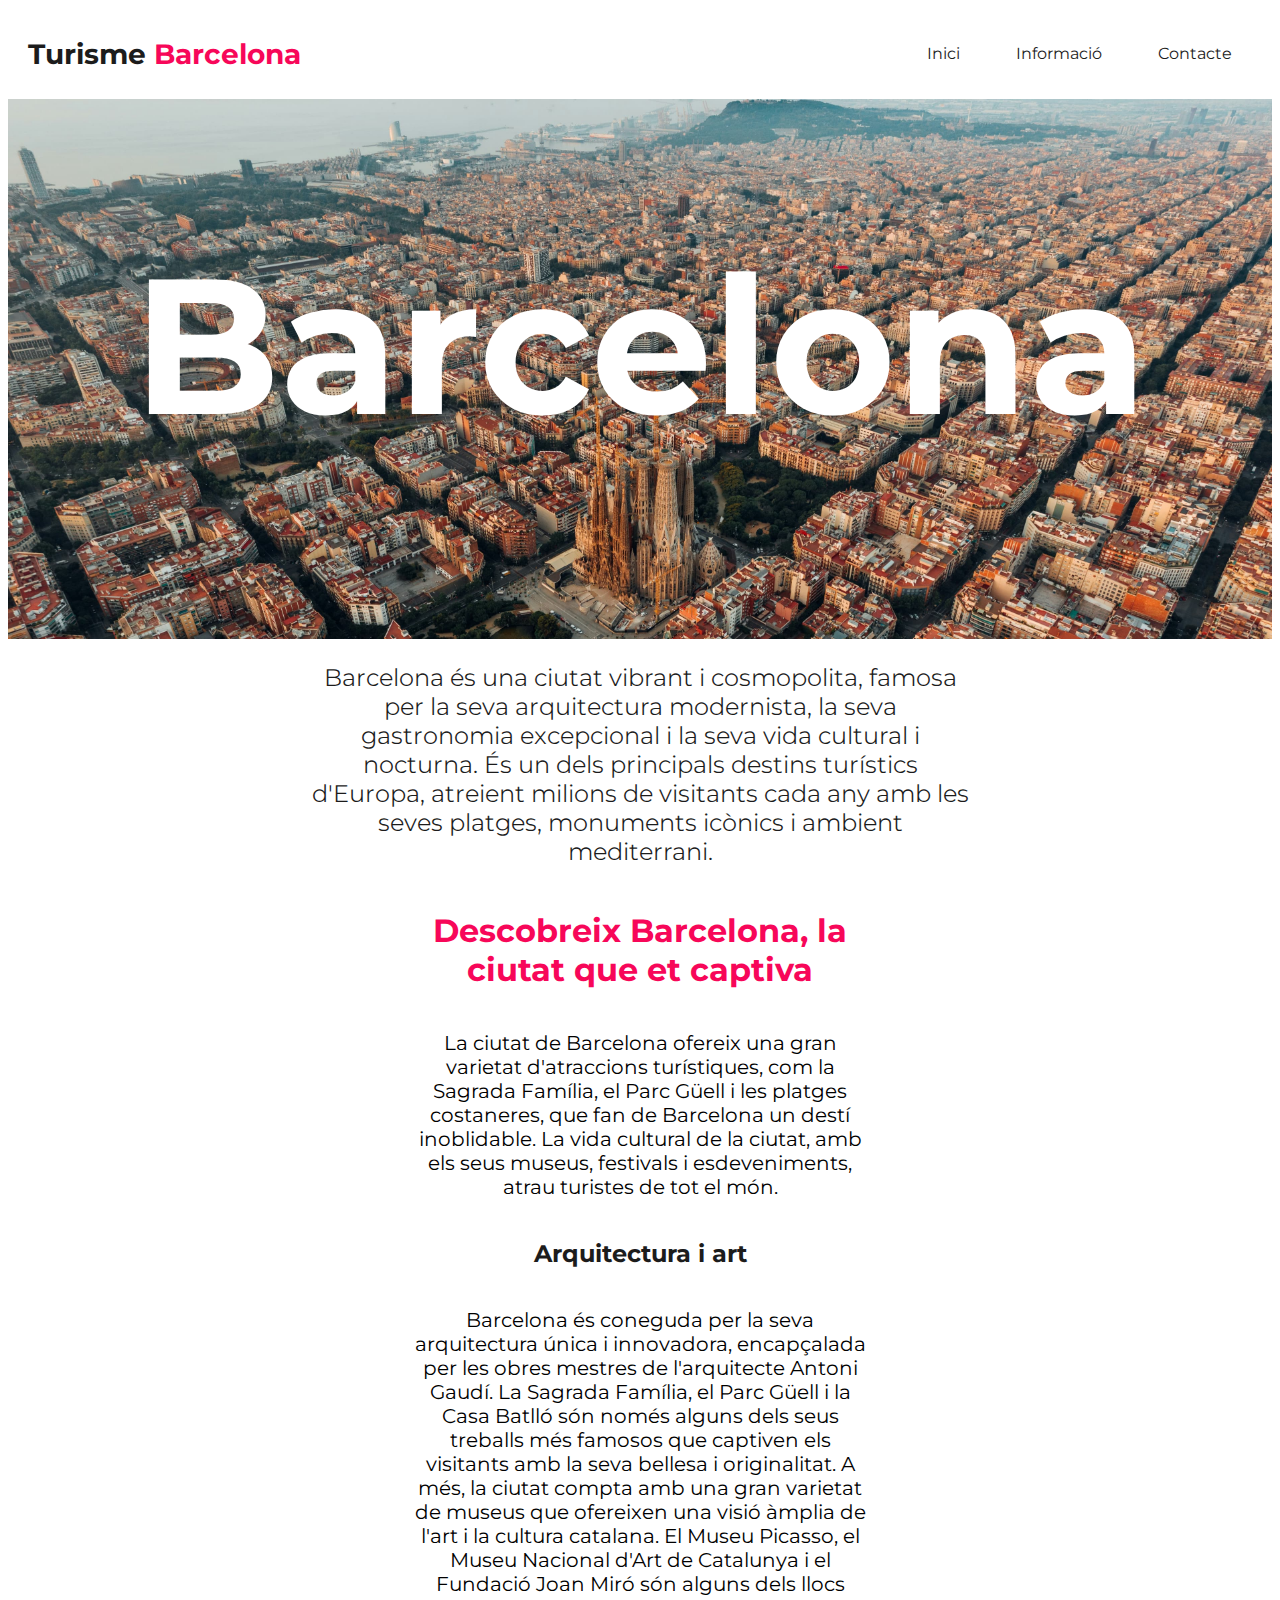
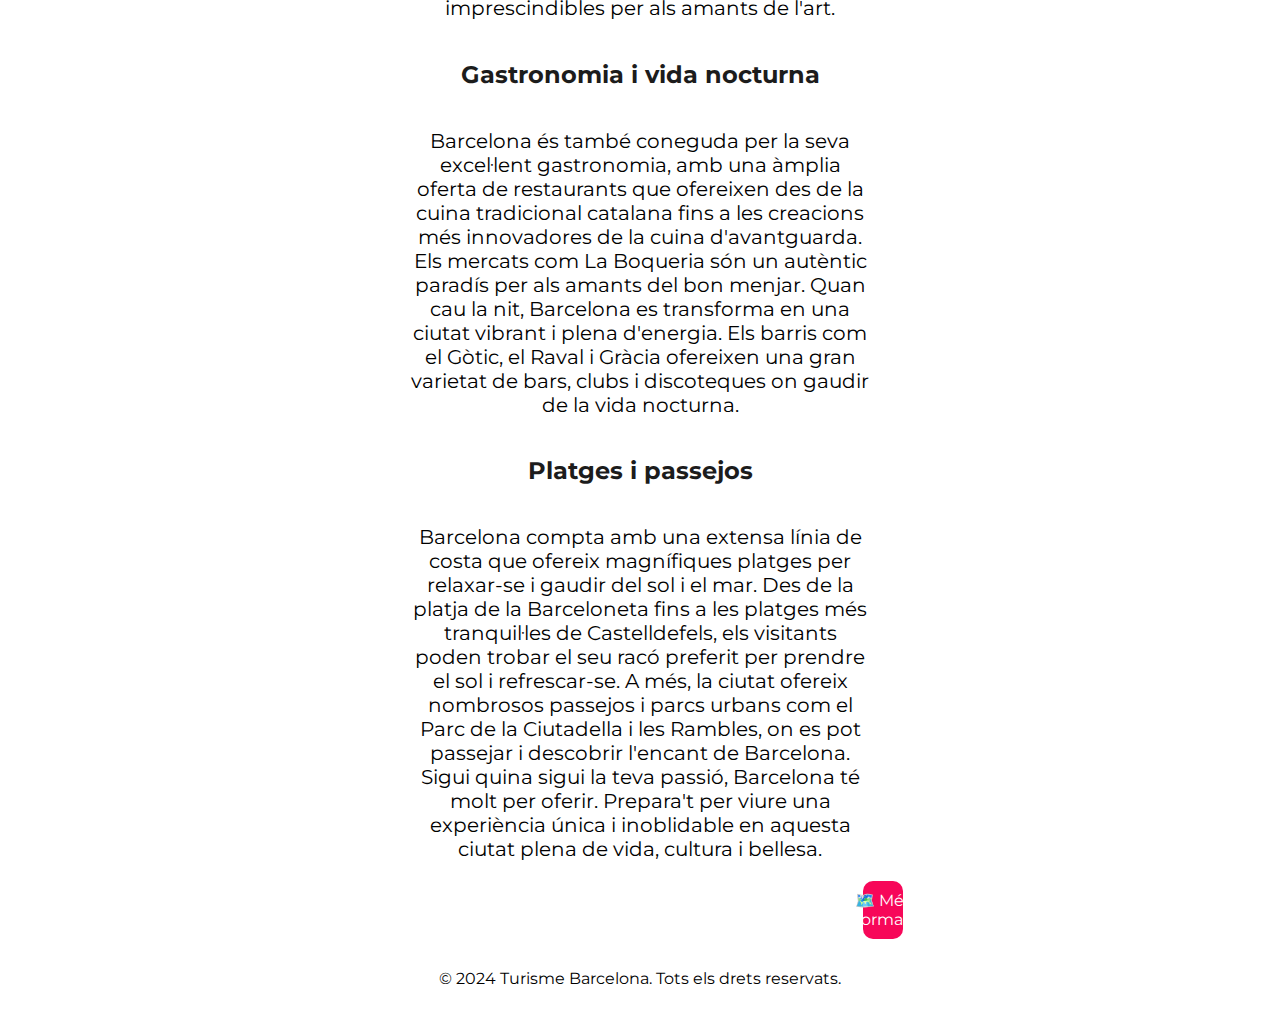
<file: index.html>
<!DOCTYPE html>
<html lang="ca">

<head>
  <meta charset="UTF-8">
  <meta name="viewport" content="width=device-width, initial-scale=1.0">
  <title>Turisme Barcelona • Benvinguts</title>
  <link rel="stylesheet" href="/css/styles.css">
  <link rel="stylesheet" href="/css/index.css">
</head>

<body>
  <div id="injectHeader"></div>
  <div class="intro">
    <h1>Barcelona</h1>
  </div>
  <div class="text-intro">
    <p>Barcelona és una ciutat vibrant i cosmopolita, famosa per la seva arquitectura modernista, la seva gastronomia
      excepcional i la seva vida cultural i nocturna. És un dels principals destins turístics d'Europa, atreient milions
      de visitants cada any amb les seves platges, monuments icònics i ambient mediterrani.</p>
  </div>
  <div class="turisme">
    <h1>Descobreix Barcelona, la ciutat que et captiva</h1>
    <p>La ciutat de Barcelona ofereix una gran varietat d'atraccions turístiques, com la Sagrada Família, el Parc Güell
      i
      les platges costaneres, que fan de Barcelona un destí inoblidable. La vida cultural de la ciutat, amb els seus
      museus, festivals i esdeveniments, atrau turistes de tot el món.</p>
    <h2>Arquitectura i art</h2>
    <p>Barcelona és coneguda per la seva arquitectura única i innovadora, encapçalada per les obres mestres de
      l'arquitecte
      Antoni Gaudí. La Sagrada Família, el Parc Güell i la Casa Batlló són només alguns dels seus treballs més famosos
      que
      captiven els visitants amb la seva bellesa i originalitat. A més, la ciutat compta amb una gran varietat de museus
      que ofereixen una visió àmplia de l'art i la cultura catalana. El Museu Picasso, el Museu Nacional d'Art de
      Catalunya i el Fundació Joan Miró són alguns dels llocs imprescindibles per als amants de l'art.</p>
    <h2>Gastronomia i vida nocturna</h2>
    <p>Barcelona és també coneguda per la seva excel·lent gastronomia, amb una àmplia oferta de restaurants que
      ofereixen
      des de la cuina tradicional catalana fins a les creacions més innovadores de la cuina d'avantguarda. Els mercats
      com
      La Boqueria són un autèntic paradís per als amants del bon menjar. Quan cau la nit, Barcelona es transforma en una
      ciutat vibrant i plena d'energia. Els barris com el Gòtic, el Raval i Gràcia ofereixen una gran varietat de bars,
      clubs i discoteques on gaudir de la vida nocturna.</p>
    <h2>Platges i passejos</h2>
    <p>Barcelona compta amb una extensa línia de costa que ofereix magnífiques platges per relaxar-se i gaudir del sol i
      el
      mar. Des de la platja de la Barceloneta fins a les platges més tranquil·les de Castelldefels, els visitants poden
      trobar el seu racó preferit per prendre el sol i refrescar-se. A més, la ciutat ofereix nombrosos passejos i parcs
      urbans com el Parc de la Ciutadella i les Rambles, on es pot passejar i descobrir l'encant de
      Barcelona. Sigui quina sigui la teva passió, Barcelona té molt per oferir. Prepara't per viure una experiència
      única
      i inoblidable en aquesta ciutat plena de vida, cultura i bellesa.</p>
  </div>
  <a href="/informacio.html" class="boto">🗺️ Més informació</a>
  </main>
  <div id="injectFooter"></div>
  <script src="https://cdn.jsdelivr.net/npm/jquery@3.7.1/dist/jquery.min.js"></script>
  <script src="/js/loadPartials.js"></script>
</body>

</html>
</file>
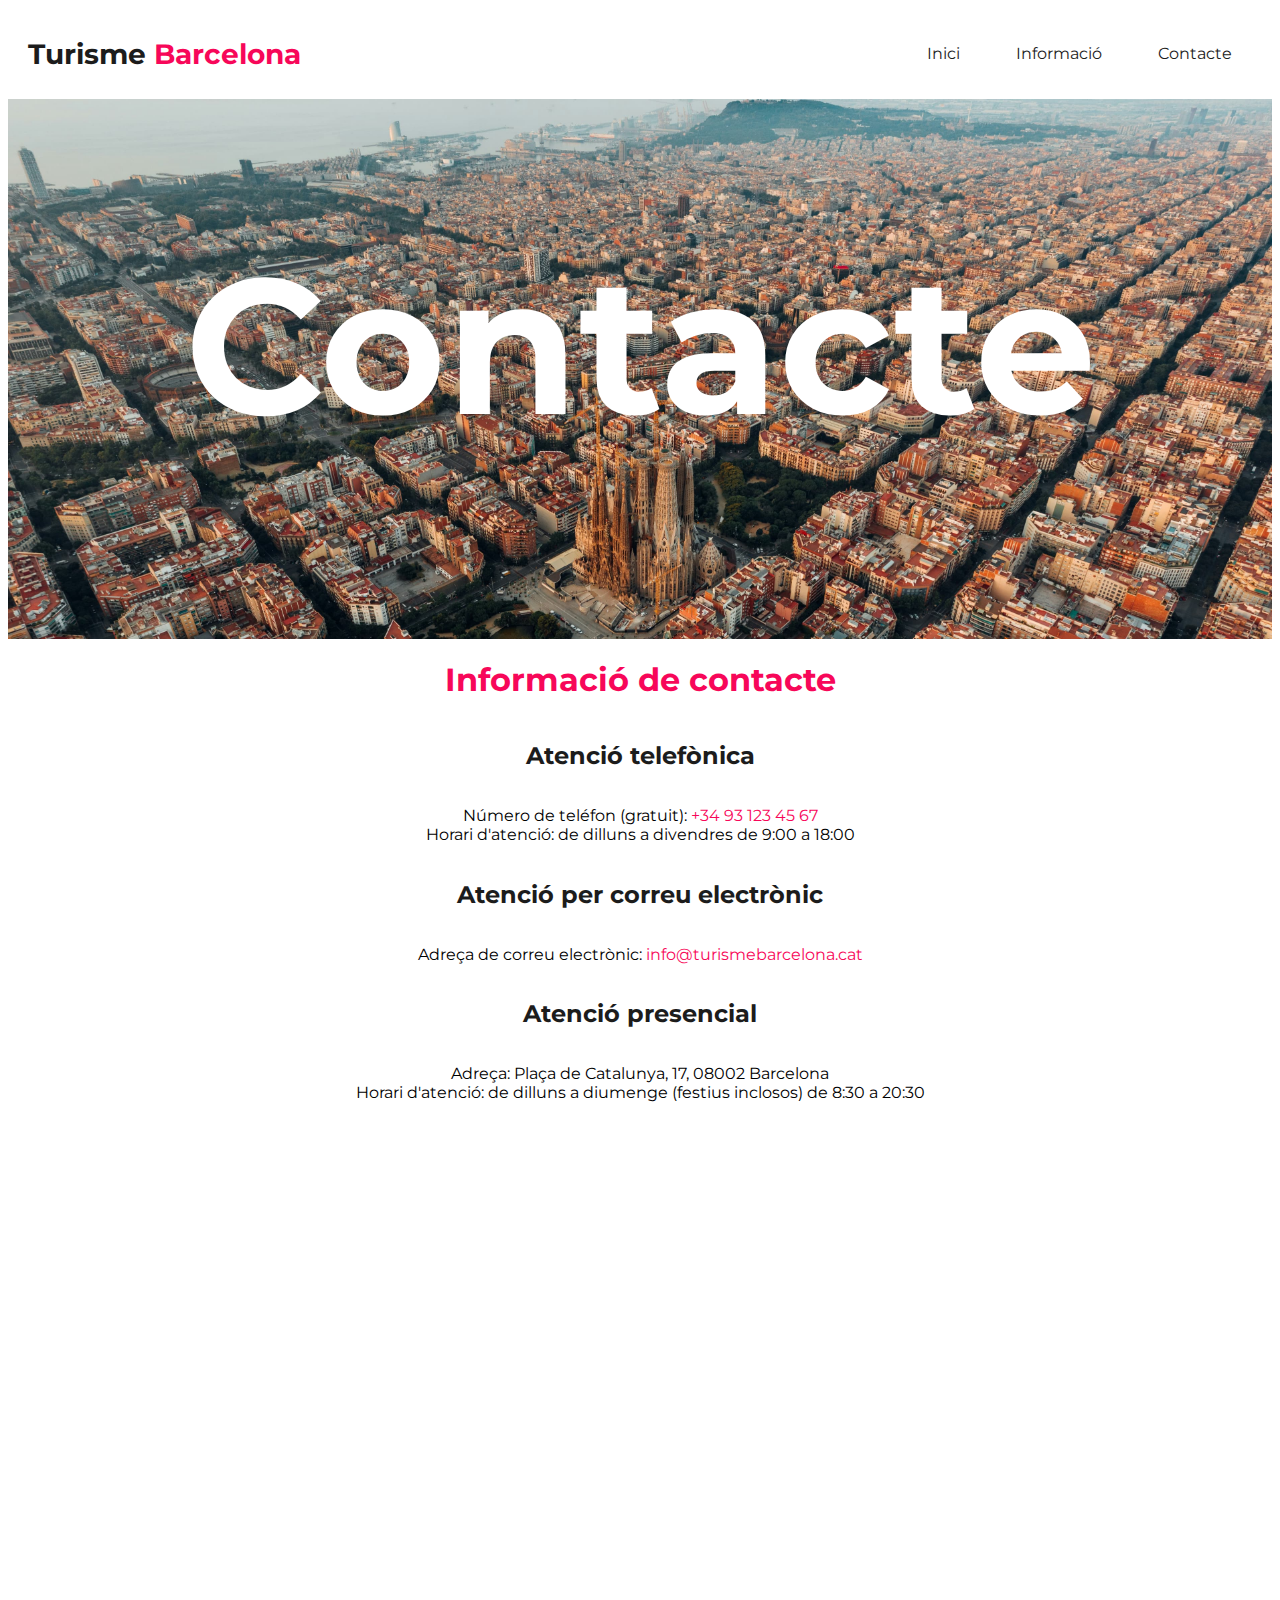
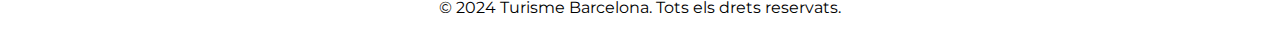
<file: contacte.html>
<!DOCTYPE html>
<html lang="ca">

<head>
    <meta charset="UTF-8">
    <meta name="viewport" content="width=device-width, initial-scale=1.0">
    <title>Turisme Barcelona • Contacte</title>
    <link rel="stylesheet" href="/css/styles.css">
    <link rel="stylesheet" href="/css/contacte.css">
</head>

<body>
    <div id="injectHeader"></div>
    <main>
        <div class="intro">
            <h1>Contacte</h1>
        </div>
        <div class="contacte">
            <h1>Informació de contacte</h1>
            <h2>Atenció telefònica</h2>
            <p>Número de teléfon (gratuit): <a href=tel:+34931234567>+34 93 123 45 67</a><br>Horari d'atenció: de
                dilluns a divendres de 9:00 a 18:00</p>
            <h2>Atenció per correu electrònic</h2>
            <p>Adreça de correu electrònic: <a href="mailto:info@turismebarcelona.cat">info@turismebarcelona.cat</a></p>
            <h2>Atenció presencial</h2>
            <p>Adreça: Plaça de Catalunya, 17, 08002 Barcelona<br>Horari d'atenció: de dilluns a diumenge (festius
                inclosos) de 8:30 a 20:30</p>
            <iframe
                src="https://www.google.com/maps/embed?pb=!1m18!1m12!1m3!1d593.966883350859!2d2.1701276989815494!3d41.387002574852254!2m3!1f0!2f0!3f0!3m2!1i1024!2i768!4f13.1!3m3!1m2!1s0x12a4a2f13b3385c1%3A0x2c43c00ea36b8dfb!2sOficina%20de%20Atenci%C3%B3n%20Tur%C3%ADstica!5e0!3m2!1ses!2ses!4v1714924231751!5m2!1ses!2ses"
                width="600" height="450" style="border:0;" allowfullscreen="" loading="lazy"
                referrerpolicy="no-referrer-when-downgrade"></iframe>
        </div>
    </main>
    <div id="injectFooter"></div>
    <script src="https://cdn.jsdelivr.net/npm/jquery@3.7.1/dist/jquery.min.js"></script>
    <script src="/js/loadPartials.js"></script>
</body>

</html>
</file>
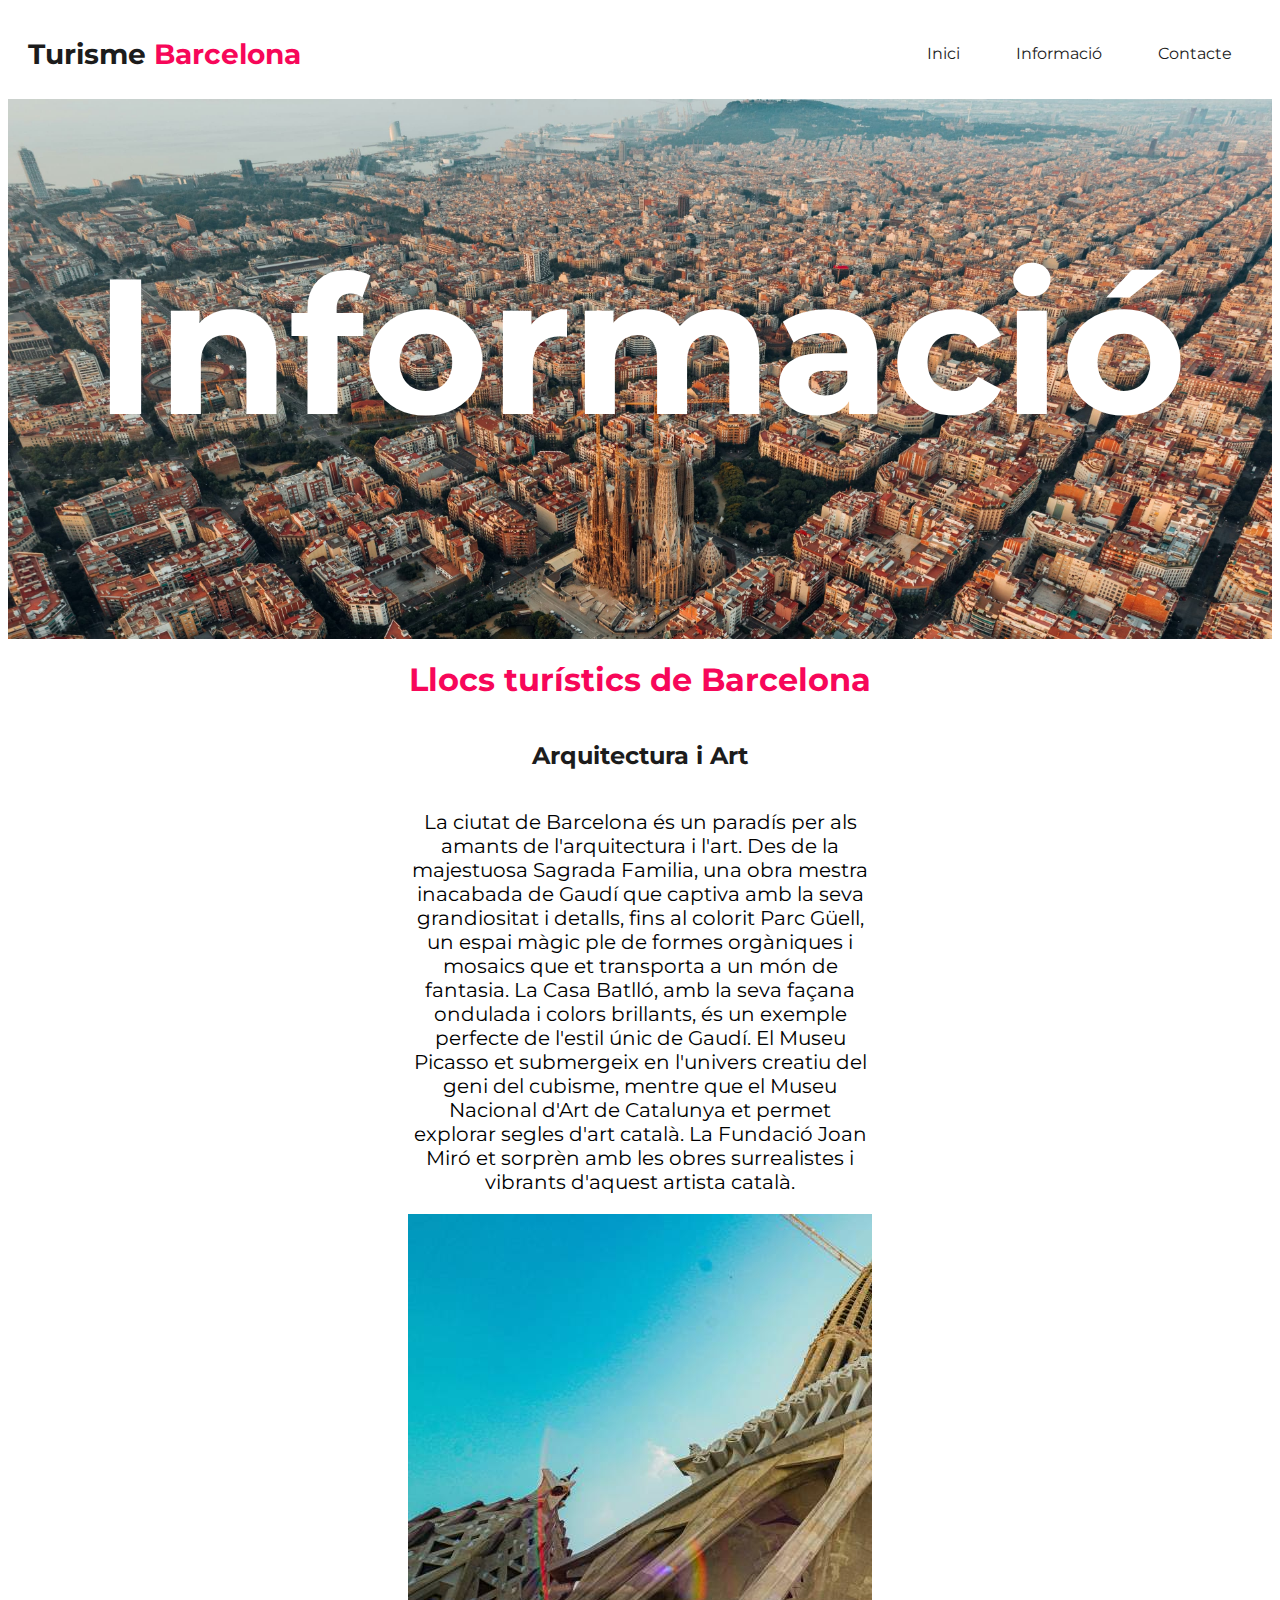
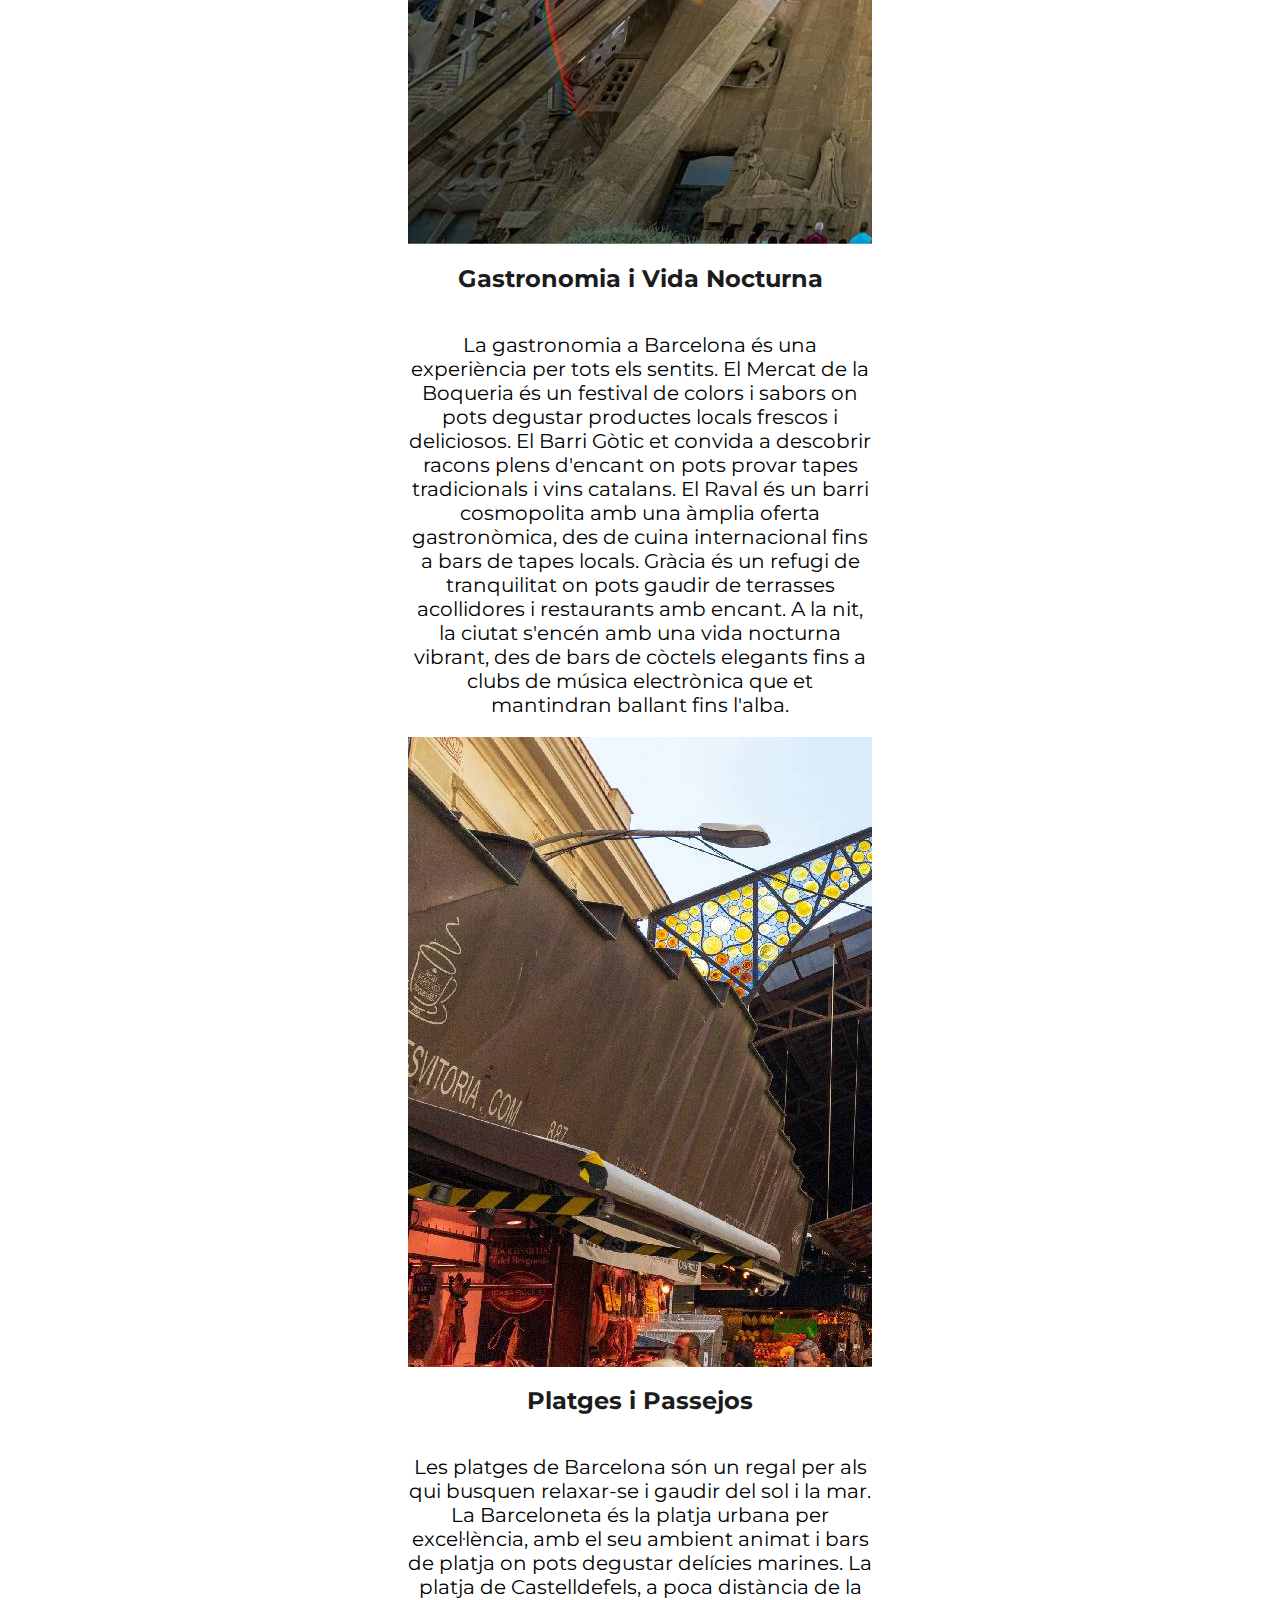
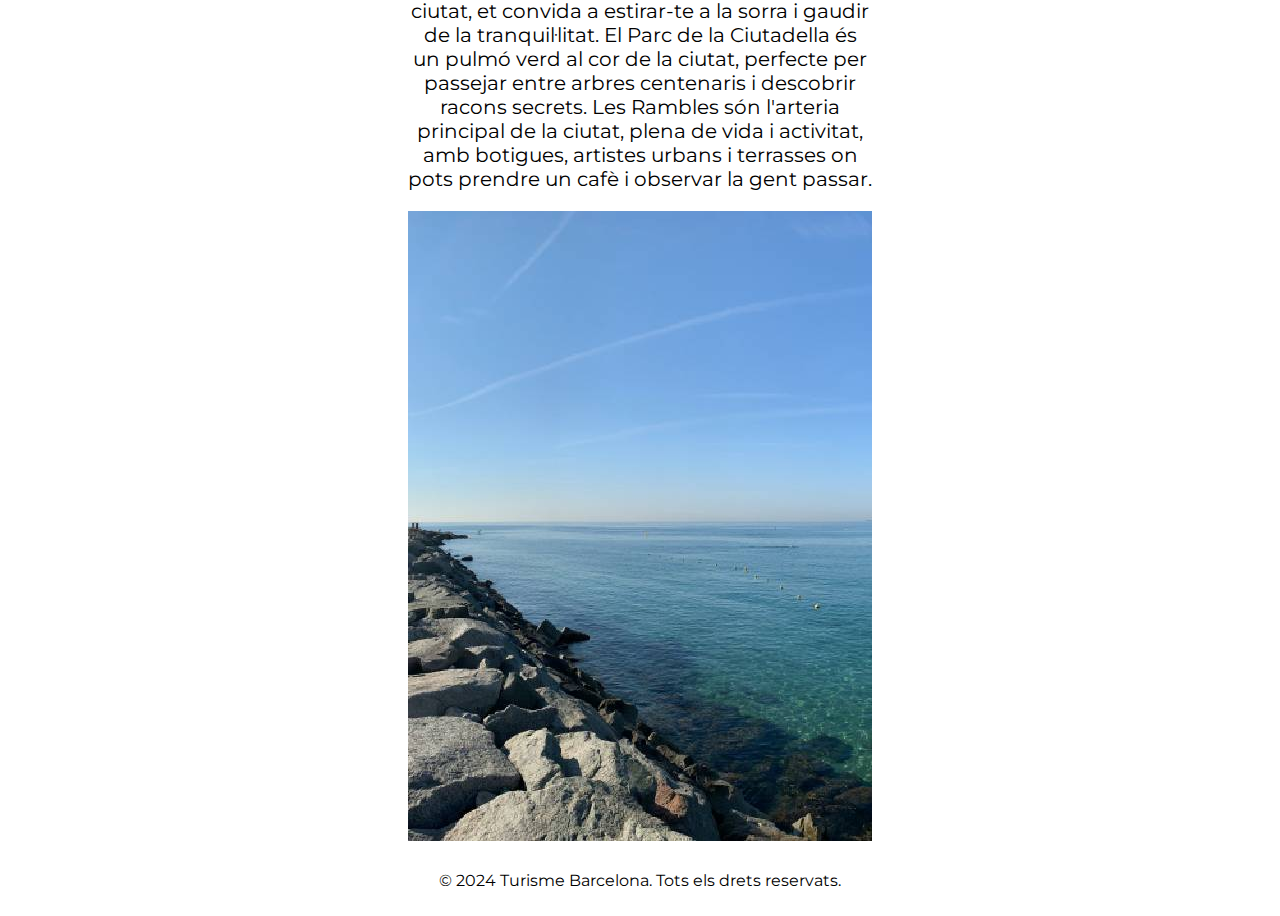
<file: informacio.html>
<!DOCTYPE html>
<html lang="ca">

<head>
    <meta charset="UTF-8">
    <meta name="viewport" content="width=device-width, initial-scale=1.0">
    <title>Turisme Barcelona • Informació</title>
    <link rel="stylesheet" href="/css/styles.css">
    <link rel="stylesheet" href="/css/informacio.css">
</head>

<body>
    <div id="injectHeader"></div>
    <div class="intro">
        <h1>Informació</h1>
    </div>
    <div class="turisme">
        <h1>Llocs turístics de Barcelona</h1>
        <h2>Arquitectura i Art</h2>
        <p>La ciutat de Barcelona és un paradís per als amants de l'arquitectura i l'art. Des de la majestuosa Sagrada
            Familia, una obra mestra inacabada de Gaudí que captiva amb la seva grandiositat i detalls, fins al colorit
            Parc Güell, un espai màgic ple de formes orgàniques i mosaics que et transporta a un món de fantasia. La
            Casa Batlló, amb la seva façana ondulada i colors brillants, és un exemple perfecte de l'estil únic de
            Gaudí. El Museu Picasso et submergeix en l'univers creatiu del geni del cubisme, mentre que el Museu
            Nacional d'Art de Catalunya et permet explorar segles d'art català. La Fundació Joan Miró et sorprèn amb les
            obres surrealistes i vibrants d'aquest artista català.</p>
        <div class="carousel">
            <div class="carousel-images">
                <img class="carousel-image" src="/resources/img/arquitectura-art/sagrada-familia.jpg"
                    alt="Sagrada Familia">
                <img class="carousel-image" src="/resources/img/arquitectura-art/parc-guell.jpg" alt="Parc Güell">
                <img class="carousel-image" src="/resources/img/arquitectura-art/casa-batllo.jpg" alt="Casa Batlló">
            </div>
        </div>
        <h2>Gastronomia i Vida Nocturna</h2>
        <p>La gastronomia a Barcelona és una experiència per tots els sentits. El Mercat de la Boqueria és un festival
            de colors i sabors on pots degustar productes locals frescos i deliciosos. El Barri Gòtic et convida a
            descobrir racons plens d'encant on pots provar tapes tradicionals i vins catalans. El Raval és un barri
            cosmopolita amb una àmplia oferta gastronòmica, des de cuina internacional fins a bars de tapes locals.
            Gràcia és un refugi de tranquilitat on pots gaudir de terrasses acollidores i restaurants amb encant. A la
            nit, la ciutat s'encén amb una vida nocturna vibrant, des de bars de còctels elegants fins a clubs de música
            electrònica que et mantindran ballant fins l'alba.</p>
        <div class="carousel">
            <div class="carousel-images">
                <img class="carousel-image" src="/resources/img/gastronomia/la-boqueria.jpg"
                    alt="Mercat de la Boqueria">
                <img class="carousel-image" src="/resources/img/gastronomia/gracia.jpg" alt="Gràcia">
                <img class="carousel-image" src="/resources/img/gastronomia/el-raval.jpg" alt="El Raval">
            </div>
        </div>
        <h2>Platges i Passejos</h2>
        <p>Les platges de Barcelona són un regal per als qui busquen relaxar-se i gaudir del sol i la mar. La
            Barceloneta és la platja urbana per excel·lència, amb el seu ambient animat i bars de platja on pots
            degustar delícies marines. La platja de Castelldefels, a poca distància de la ciutat, et convida a
            estirar-te a la sorra i gaudir de la tranquil·litat. El Parc de la Ciutadella és un pulmó verd al cor de la
            ciutat, perfecte per passejar entre arbres centenaris i descobrir racons secrets. Les Rambles són l'arteria
            principal de la ciutat, plena de vida i activitat, amb botigues, artistes urbans i terrasses on pots prendre
            un cafè i observar la gent passar.</p>
        <div class="carousel">
            <div class="carousel-images">
                <img class="carousel-image" src="/resources/img/platges-passejos/platja-barceloneta.jpg"
                    alt="Platja de la Barceloneta">
                <img class="carousel-image" src="/resources/img/platges-passejos/platja-castelldefels.jpg"
                    alt="Platja de Casteldefels">
                <img class="carousel-image" src="/resources/img/platges-passejos/parc-ciutadella.jpg"
                    alt="Parc de la Ciutadella">
            </div>
        </div>
    </div>
    </main>
    <div id="injectFooter"></div>
    <script src="https://cdn.jsdelivr.net/npm/jquery@3.7.1/dist/jquery.min.js"></script>
    <script src="/js/loadPartials.js"></script>
    <script src="/js/loadCarousel.js"></script>
</body>

</html>
</file>
<file: css/index.css>
.text-intro {
  display: flex;
  justify-content: center;
  align-items: center;
  text-align: center;
  margin: 0 300px;
  font-size: 1.5rem;
  font-weight: 350;
  color: var(--color-secondary);
}

.turisme {
  display: grid;
  justify-content: center;
  text-align: center;
  margin: 0 400px;
}

.turisme h1 {
  color: var(--color-main);
}

.turisme h2 {
  color: var(--color-secondary);
}

.turisme p {
  font-size: 20px;
}

.boto {
  display: flex;
  justify-content: center;
  align-items: center;
  text-align: center;
  text-decoration: none;
  padding: 10px 20px;
  margin: 0 855px;
  border-radius: 10px;
  color: var(--color-tertiary) !important;
  background-color: var(--color-main)
}

.boto:hover {
  transition: all 0.3s ease;
  color: var(--color-tertiary) !important;
  background-color: var(--color-main-hover);
}
</file>
<file: css/contacte.css>
.contacte {
    display: grid;
    justify-content: center;
    text-align: center;
    margin: 0 400px;
}

.contacte h1 {
    color: var(--color-main);
}

.contacte h2 {
    color: var(--color-secondary);
}

.contacte p {
    font-size: 16px;
}
</file>
<file: css/informacio.css>
.turisme {
    display: grid;
    justify-content: center;
    text-align: center;
    margin: 0 400px;
}

.turisme h1 {
    color: var(--color-main);
}

.turisme h2 {
    color: var(--color-secondary);
}

.turisme p {
    font-size: 20px;
}

.carousel {
    width: 100%;
    overflow: hidden;
}

.carousel-images {
    display: flex;
    width: 310%;
    transition: transform 0.5s ease-in-out;
}
</file>
<file: css/styles.css>
@import url('https://fonts.googleapis.com/css2?family=Montserrat:ital,wght@0,100..900;1,100..900&display=swap');
@import url('https://necolas.github.io/normalize.css/8.0.1/normalize.css');

:root {
  --color-main: #f70759;
  --color-secondary: #1c1c1c;
  --color-tertiary: #ffff;
  --color-main-hover: #b8003d;
  margin: 0;
  padding: 0;
}

body {
  font-family: 'Montserrat', 'Lucida Sans', 'Lucida Sans Regular', Geneva, Verdana, sans-serif;
}

a, a:visited {
  text-decoration: none;
  color: var(--color-main);
}

a:hover {
  text-decoration: none;
  color: var(--color-main-hover);
}
</file>
